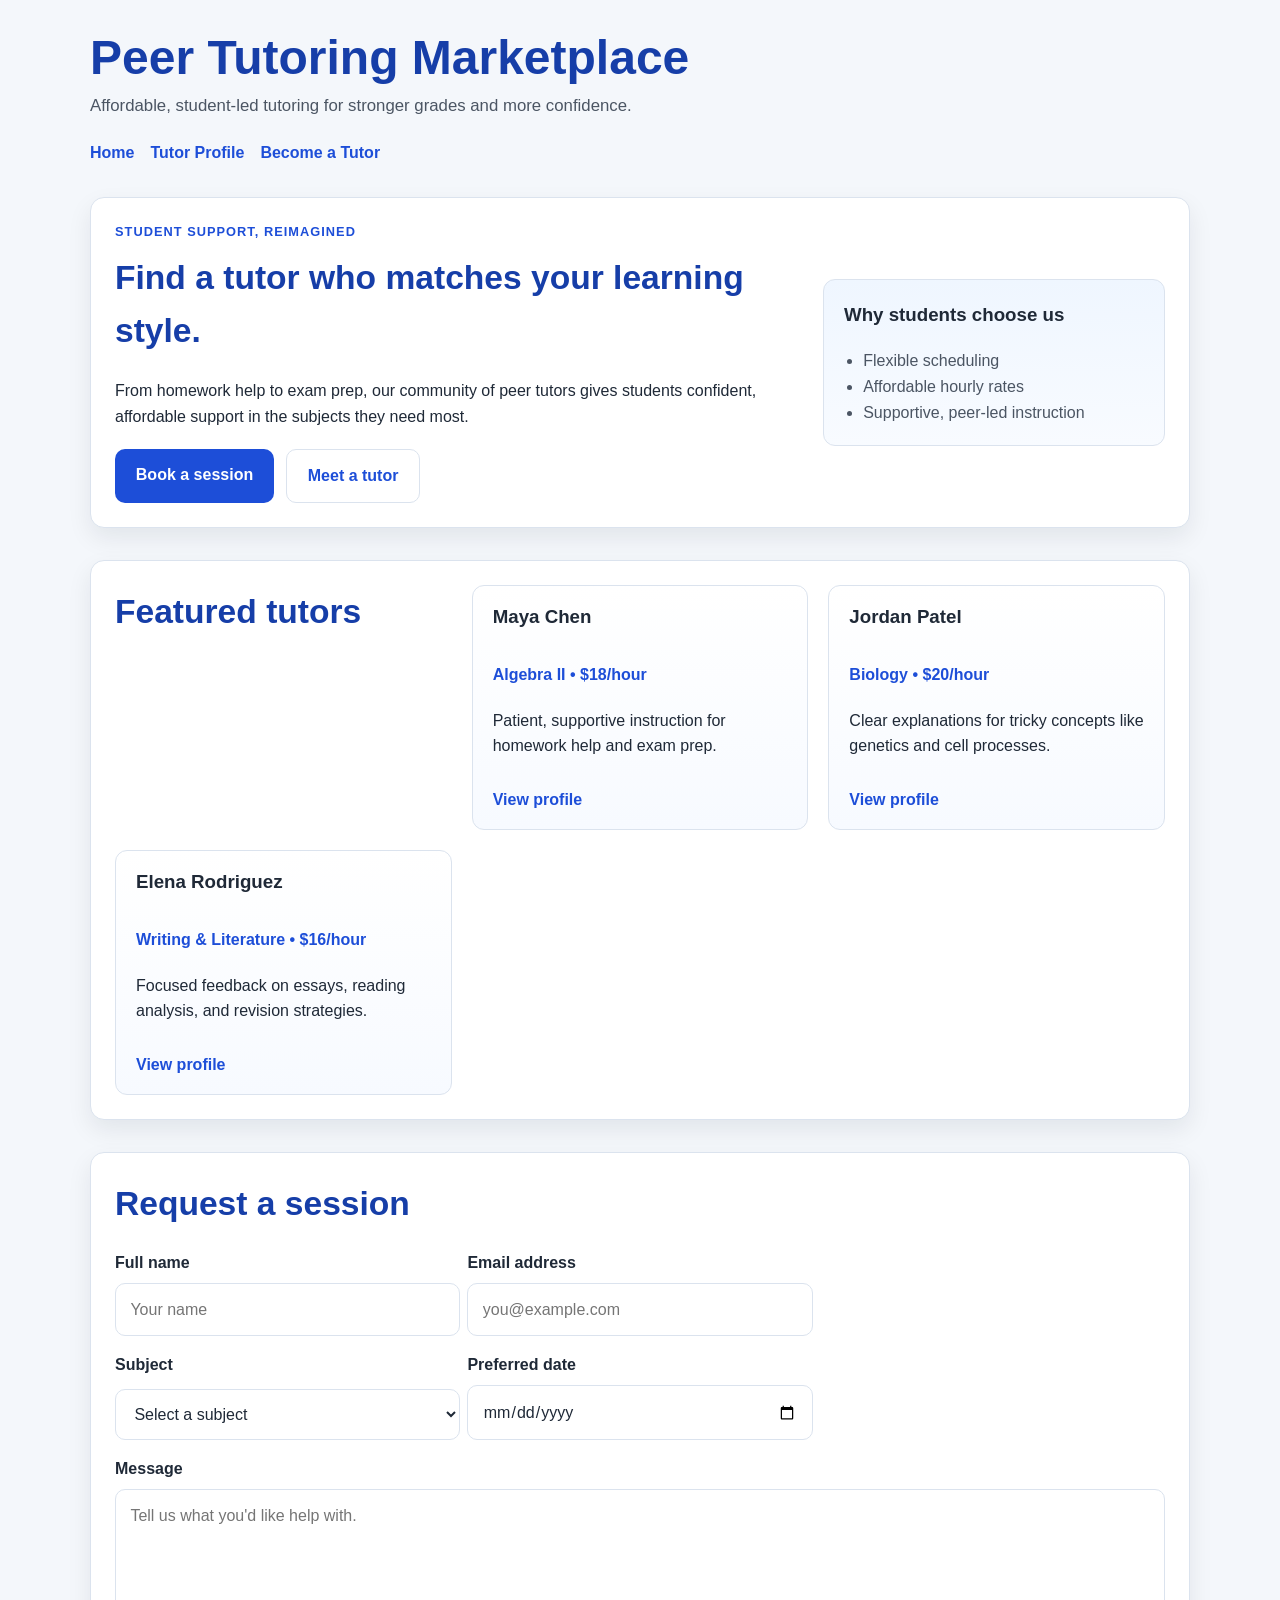
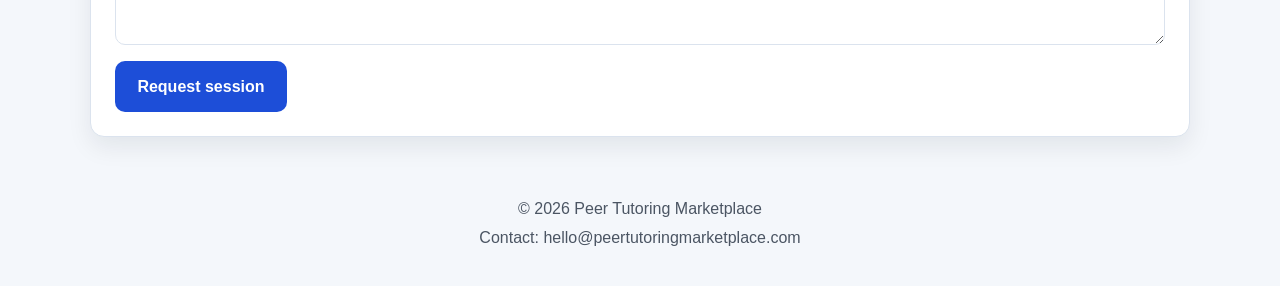
<file: peer-tutoring-marketplace/index.html>
<!DOCTYPE html>
<html lang="en">
  <head>
    <meta charset="UTF-8" />
    <meta name="viewport" content="width=device-width, initial-scale=1.0" />
    <meta
      name="description"
      content="Peer Tutoring Marketplace connects students with friendly tutors for academic support and exam prep."
    />
    <title>Peer Tutoring Marketplace | Home</title>
    <link rel="stylesheet" href="../style.css" />
  </head>
  <body>
    <header>
      <div class="site-branding">
        <h1><a href="index.html" class="site-brand">Peer Tutoring Marketplace</a></h1>
        <p>Affordable, student-led tutoring for stronger grades and more confidence.</p>
      </div>
      <nav aria-label="Main navigation">
        <ul>
          <li><a href="index.html">Home</a></li>
          <li><a href="tutor.html">Tutor Profile</a></li>
          <li><a href="become-a-tutor.html">Become a Tutor</a></li>
        </ul>
      </nav>
    </header>

    <main>
      <section class="hero" aria-labelledby="home-heading">
        <div class="hero-copy">
          <p class="eyebrow">Student support, reimagined</p>
          <h2 id="home-heading">Find a tutor who matches your learning style.</h2>
          <p>
            From homework help to exam prep, our community of peer tutors gives students
            confident, affordable support in the subjects they need most.
          </p>
          <div class="action-row">
            <a class="button-link" href="#booking">Book a session</a>
            <a class="button-link secondary" href="tutor.html">Meet a tutor</a>
          </div>
        </div>
        <aside class="hero-panel" aria-label="Marketplace highlights">
          <h3>Why students choose us</h3>
          <ul class="check-list">
            <li>Flexible scheduling</li>
            <li>Affordable hourly rates</li>
            <li>Supportive, peer-led instruction</li>
          </ul>
        </aside>
      </section>

      <section id="tutors" aria-labelledby="tutors-heading">
        <div class="section-heading">
          <h2 id="tutors-heading">Featured tutors</h2>
        </div>

        <article class="tutor-card">
          <h3>Maya Chen</h3>
          <p class="meta">Algebra II • $18/hour</p>
          <p>Patient, supportive instruction for homework help and exam prep.</p>
          <a href="tutor.html">View profile</a>
        </article>

        <article class="tutor-card">
          <h3>Jordan Patel</h3>
          <p class="meta">Biology • $20/hour</p>
          <p>Clear explanations for tricky concepts like genetics and cell processes.</p>
          <a href="tutor.html">View profile</a>
        </article>

        <article class="tutor-card">
          <h3>Elena Rodriguez</h3>
          <p class="meta">Writing &amp; Literature • $16/hour</p>
          <p>Focused feedback on essays, reading analysis, and revision strategies.</p>
          <a href="tutor.html">View profile</a>
        </article>
      </section>

      <section id="booking" aria-labelledby="booking-heading">
        <h2 id="booking-heading">Request a session</h2>

        <form action="#" method="post">
          <div class="form-grid">
            <div>
              <label for="student-name">Full name</label>
              <input id="student-name" name="student-name" type="text" placeholder="Your name" required />
            </div>

            <div>
              <label for="student-email">Email address</label>
              <input id="student-email" name="student-email" type="email" placeholder="you@example.com" required />
            </div>
          </div>

          <div class="form-grid">
            <div>
              <label for="subject">Subject</label>
              <select id="subject" name="subject" required>
                <option value="">Select a subject</option>
                <option value="algebra-ii">Algebra II</option>
                <option value="biology">Biology</option>
                <option value="writing-literature">Writing &amp; Literature</option>
                <option value="chemistry">Chemistry</option>
              </select>
            </div>

            <div>
              <label for="session-date">Preferred date</label>
              <input id="session-date" name="session-date" type="date" required />
            </div>
          </div>

          <div>
            <label for="message">Message</label>
            <textarea id="message" name="message" rows="5" placeholder="Tell us what you'd like help with."></textarea>
          </div>

          <button type="submit">Request session</button>
        </form>
      </section>
    </main>

    <footer>
      <p>© 2026 Peer Tutoring Marketplace</p>
      <p>Contact: hello@peertutoringmarketplace.com</p>
    </footer>
  </body>
</html>
</file>
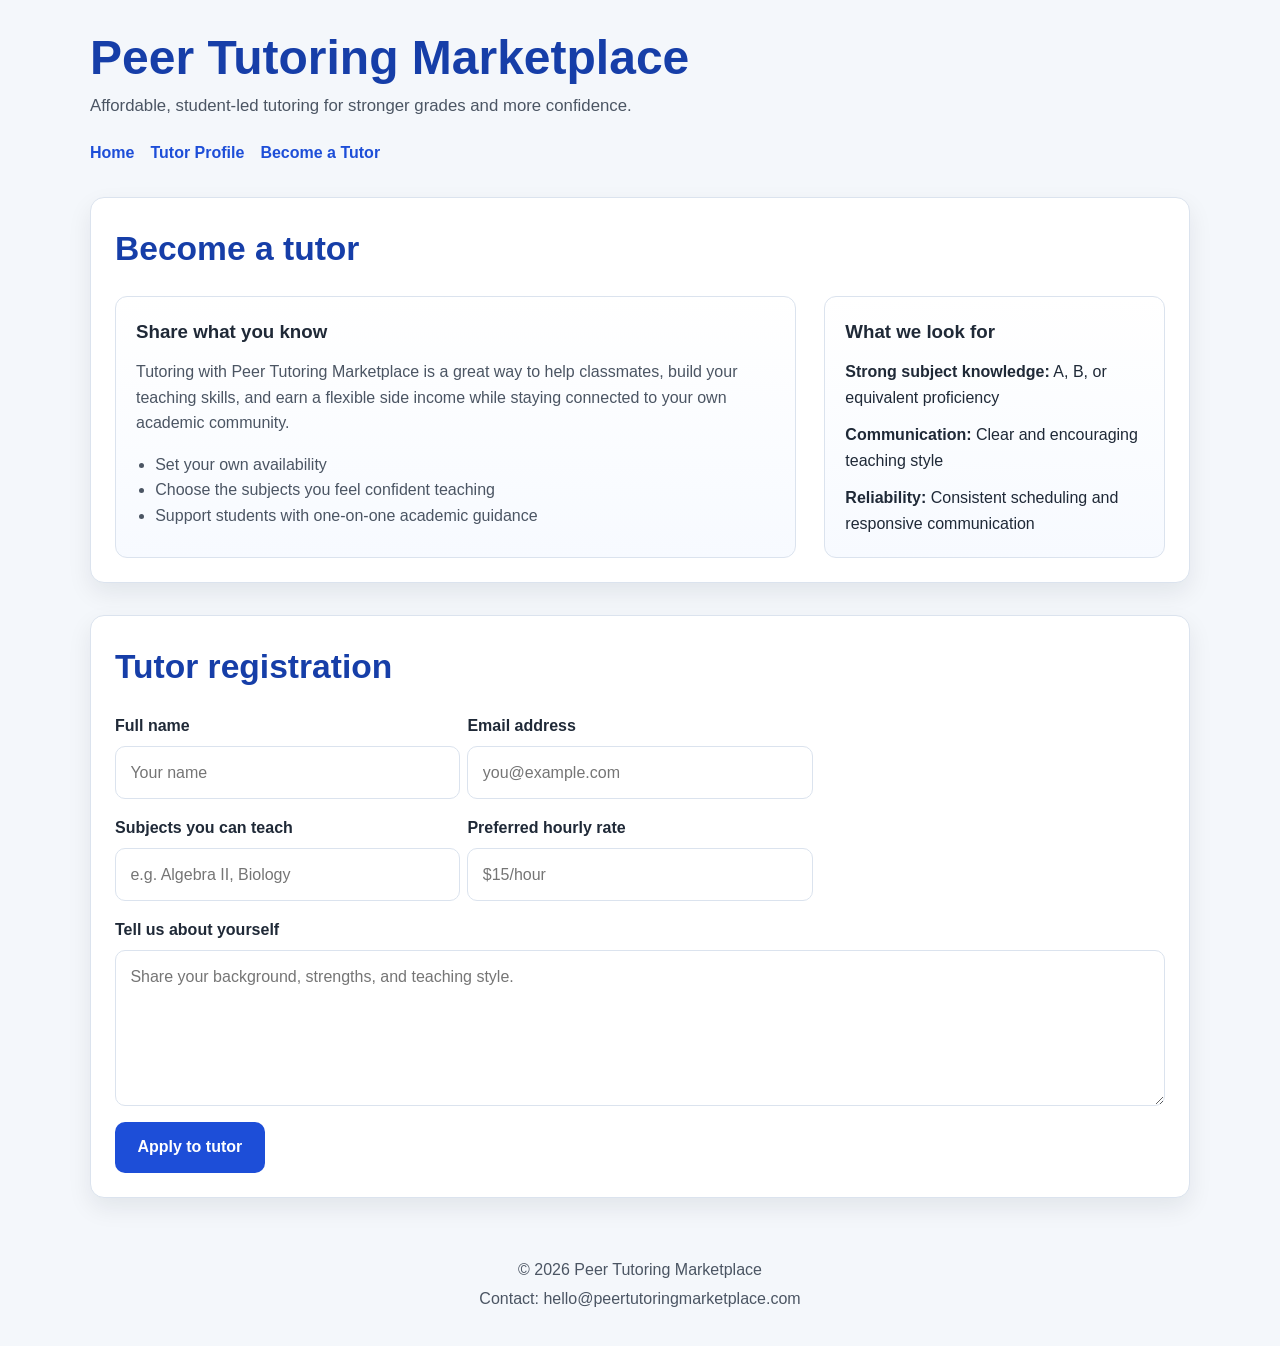
<file: peer-tutoring-marketplace/become-a-tutor.html>
<!DOCTYPE html>
<html lang="en">
  <head>
    <meta charset="UTF-8" />
    <meta name="viewport" content="width=device-width, initial-scale=1.0" />
    <meta
      name="description"
      content="Become a tutor page for students who want to share their academic strengths and teach others through the Peer Tutoring Marketplace."
    />
    <title>Peer Tutoring Marketplace | Become a Tutor</title>
    <link rel="stylesheet" href="../style.css" />
  </head>
  <body>
    <header>
      <div class="site-branding">
        <h1><a href="index.html" class="site-brand">Peer Tutoring Marketplace</a></h1>
        <p>Affordable, student-led tutoring for stronger grades and more confidence.</p>
      </div>
      <nav aria-label="Main navigation">
        <ul>
          <li><a href="index.html">Home</a></li>
          <li><a href="tutor.html">Tutor Profile</a></li>
          <li><a href="become-a-tutor.html">Become a Tutor</a></li>
        </ul>
      </nav>
    </header>

    <main>
      <section aria-labelledby="become-heading">
        <h2 id="become-heading">Become a tutor</h2>

        <div class="profile-layout">
          <article class="profile-summary">
            <h3>Share what you know</h3>
            <p>
              Tutoring with Peer Tutoring Marketplace is a great way to help classmates, build your
              teaching skills, and earn a flexible side income while staying connected to your own
              academic community.
            </p>
            <ul class="check-list">
              <li>Set your own availability</li>
              <li>Choose the subjects you feel confident teaching</li>
              <li>Support students with one-on-one academic guidance</li>
            </ul>
          </article>

          <aside class="profile-sidebar" aria-label="Tutor requirements">
            <h3>What we look for</h3>
            <ul class="info-list">
              <li><strong>Strong subject knowledge:</strong> A, B, or equivalent proficiency</li>
              <li><strong>Communication:</strong> Clear and encouraging teaching style</li>
              <li><strong>Reliability:</strong> Consistent scheduling and responsive communication</li>
            </ul>
          </aside>
        </div>
      </section>

      <section aria-labelledby="application-heading">
        <h2 id="application-heading">Tutor registration</h2>

        <form id="become-tutor-form" action="#" method="post">
          <div class="form-grid">
            <div>
              <label for="tutor-name">Full name</label>
              <input id="tutor-name" name="tutor-name" type="text" placeholder="Your name" required />
            </div>

            <div>
              <label for="tutor-email">Email address</label>
              <input id="tutor-email" name="tutor-email" type="email" placeholder="you@example.com" required />
            </div>
          </div>

          <div class="form-grid">
            <div>
              <label for="tutor-subjects">Subjects you can teach</label>
              <input id="tutor-subjects" name="tutor-subjects" type="text" placeholder="e.g. Algebra II, Biology" required />
            </div>

            <div>
              <label for="tutor-rate">Preferred hourly rate</label>
              <input id="tutor-rate" name="tutor-rate" type="text" placeholder="$15/hour" required />
            </div>
          </div>

          <div>
            <label for="tutor-bio">Tell us about yourself</label>
            <textarea id="tutor-bio" name="tutor-bio" rows="5" placeholder="Share your background, strengths, and teaching style."></textarea>
          </div>

          <button type="submit">Apply to tutor</button>
        </form>
      </section>
    </main>

    <footer>
      <p>© 2026 Peer Tutoring Marketplace</p>
      <p>Contact: hello@peertutoringmarketplace.com</p>
    </footer>
  </body>
</html>
</file>
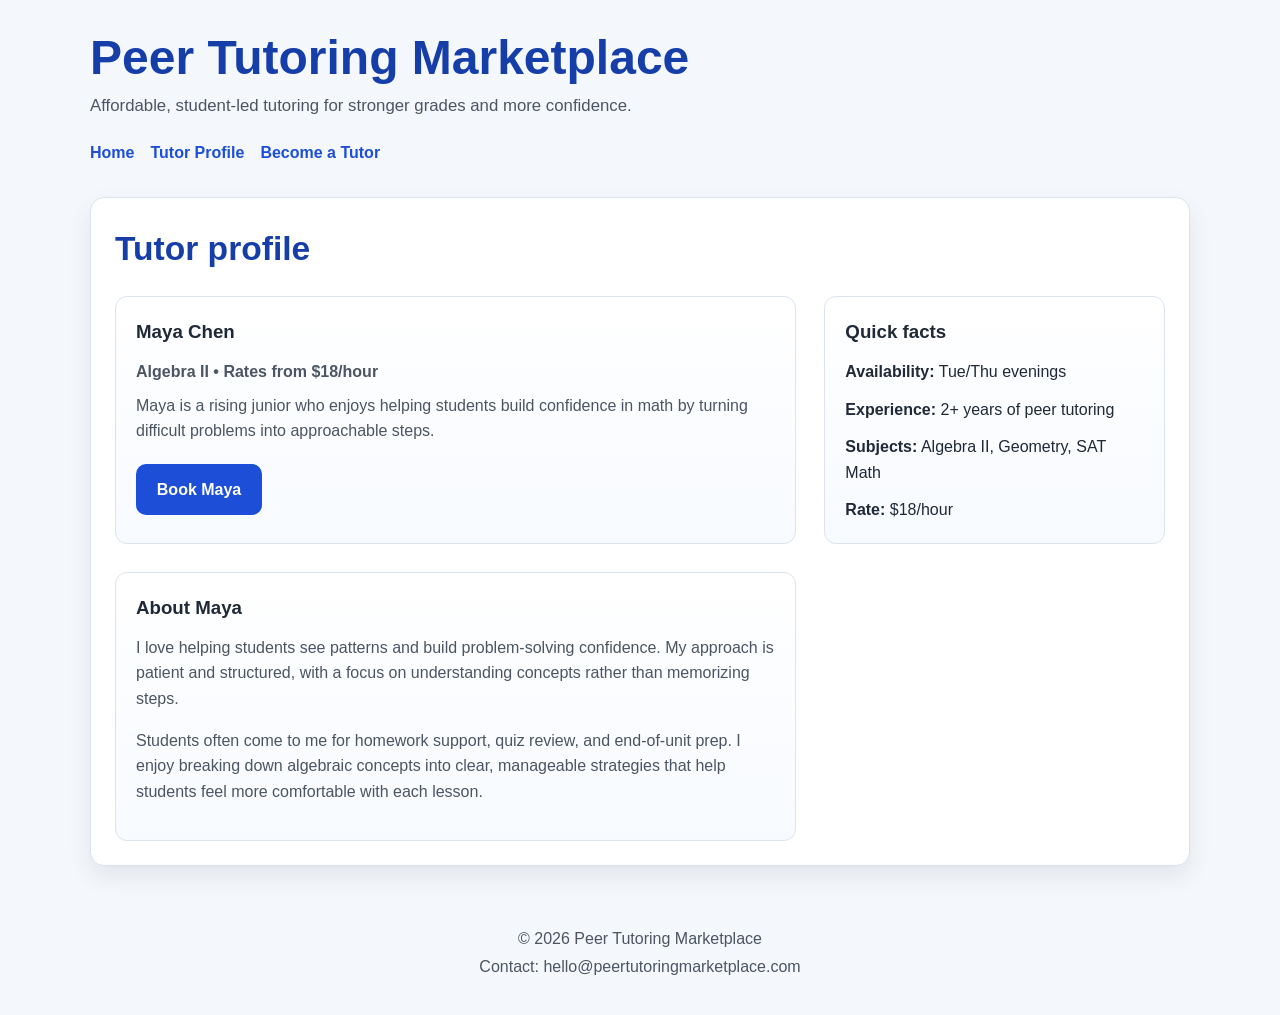
<file: peer-tutoring-marketplace/tutor.html>
<!DOCTYPE html>
<html lang="en">
  <head>
    <meta charset="UTF-8" />
    <meta name="viewport" content="width=device-width, initial-scale=1.0" />
    <meta
      name="description"
      content="Tutor profile page featuring a peer tutor's rates, availability, subjects, and teaching background."
    />
    <title>Peer Tutoring Marketplace | Tutor Profile</title>
    <link rel="stylesheet" href="../style.css" />
  </head>
  <body>
    <header>
      <div class="site-branding">
        <h1><a href="index.html" class="site-brand">Peer Tutoring Marketplace</a></h1>
        <p>Affordable, student-led tutoring for stronger grades and more confidence.</p>
      </div>
      <nav aria-label="Main navigation">
        <ul>
          <li><a href="index.html">Home</a></li>
          <li><a href="tutor.html">Tutor Profile</a></li>
          <li><a href="become-a-tutor.html">Become a Tutor</a></li>
        </ul>
      </nav>
    </header>

    <main>
      <section aria-labelledby="profile-heading">
        <h2 id="profile-heading">Tutor profile</h2>

        <div class="profile-layout">
          <article class="profile-summary">
            <h3>Maya Chen</h3>
            <p class="meta">Algebra II • Rates from $18/hour</p>
            <p>
              Maya is a rising junior who enjoys helping students build confidence in math by
              turning difficult problems into approachable steps.
            </p>
            <div class="action-row">
              <a class="button-link" href="index.html#booking">Book Maya</a>
            </div>
          </article>

          <aside class="profile-sidebar" aria-label="Tutor availability and details">
            <h3>Quick facts</h3>
            <ul class="info-list">
              <li><strong>Availability:</strong> Tue/Thu evenings</li>
              <li><strong>Experience:</strong> 2+ years of peer tutoring</li>
              <li><strong>Subjects:</strong> Algebra II, Geometry, SAT Math</li>
              <li><strong>Rate:</strong> $18/hour</li>
            </ul>
          </aside>

          <article class="profile-details">
            <h3>About Maya</h3>
            <p>
              I love helping students see patterns and build problem-solving confidence. My
              approach is patient and structured, with a focus on understanding concepts rather
              than memorizing steps.
            </p>
            <p>
              Students often come to me for homework support, quiz review, and end-of-unit prep.
              I enjoy breaking down algebraic concepts into clear, manageable strategies that help
              students feel more comfortable with each lesson.
            </p>
          </article>
        </div>
      </section>
    </main>

    <footer>
      <p>© 2026 Peer Tutoring Marketplace</p>
      <p>Contact: hello@peertutoringmarketplace.com</p>
    </footer>
  </body>
</html>
</file>
<file: style.css>
* {
  box-sizing: border-box;
}

:root {
  --bg: #f4f7fb;
  --panel: #ffffff;
  --primary: #1d4ed8;
  --primary-dark: #163ea8;
  --secondary: #0f172a;
  --text: #1f2937;
  --muted: #4b5563;
  --border: #dbe3ee;
  --accent: #e0ebff;
  --shadow: 0 10px 25px rgba(15, 23, 42, 0.08);
}

html {
  scroll-behavior: smooth;
}

body {
  margin: 0;
  font-family: Arial, Helvetica, sans-serif;
  line-height: 1.6;
  background: var(--bg);
  color: var(--text);
}

header,
main,
footer {
  width: min(1100px, calc(100% - 2rem));
  margin: 0 auto;
}

header {
  padding: 2rem 0 1rem;
}

h1,
h2,
h3,
p,
ul {
  margin-top: 0;
}

h1 {
  margin-bottom: 0.5rem;
  font-size: clamp(2rem, 4vw, 3rem);
  line-height: 1.1;
}

.site-brand {
  color: var(--primary-dark);
  text-decoration: none;
}

.site-brand:hover,
.site-brand:focus {
  text-decoration: underline;
}

.site-branding p {
  margin-bottom: 1.25rem;
  color: var(--muted);
  font-size: 1.05rem;
}

nav ul {
  display: flex;
  flex-wrap: wrap;
  gap: 1rem;
  list-style: none;
  padding: 0;
  margin: 0;
}

nav a {
  color: var(--primary);
  text-decoration: none;
  font-weight: 600;
}

nav a:hover,
nav a:focus {
  text-decoration: underline;
}

main {
  display: grid;
  gap: 2rem;
  padding: 1rem 0 2rem;
}

section {
  background: var(--panel);
  border: 1px solid var(--border);
  border-radius: 14px;
  box-shadow: var(--shadow);
  padding: 1.5rem;
}

section h2 {
  margin-bottom: 1.25rem;
  color: var(--primary-dark);
  font-size: clamp(1.5rem, 3vw, 2.1rem);
}

.eyebrow {
  margin-bottom: 0.5rem;
  color: var(--primary);
  font-size: 0.8rem;
  font-weight: 700;
  letter-spacing: 0.08em;
  text-transform: uppercase;
}

.hero {
  display: grid;
  gap: 1.5rem;
  align-items: center;
}

.hero-panel {
  background: linear-gradient(180deg, #eff6ff 0%, #f8fbff 100%);
  border: 1px solid var(--border);
  border-radius: 12px;
  padding: 1.25rem;
}

.action-row {
  display: flex;
  flex-wrap: wrap;
  gap: 0.75rem;
  margin-top: 1.25rem;
}

.button-link {
  display: inline-block;
  background: var(--primary);
  color: #fff;
  border-radius: 10px;
  padding: 0.8rem 1.3rem;
  text-decoration: none;
  font-weight: 700;
}

.button-link.secondary {
  background: #fff;
  border: 1px solid var(--border);
  color: var(--primary);
}

.button-link:hover,
.button-link:focus {
  filter: brightness(0.98);
}

.check-list {
  padding-left: 1.2rem;
  color: var(--muted);
  margin: 0;
}

#tutors {
  display: grid;
  gap: 1.25rem;
}

.tutor-card {
  background: linear-gradient(180deg, #ffffff 0%, #f7faff 100%);
  border: 1px solid var(--border);
  border-radius: 12px;
  padding: 1rem 1.25rem;
  display: grid;
  gap: 0.75rem;
}

.meta {
  margin-bottom: 0.5rem;
  color: var(--primary);
  font-weight: 700;
}

.tutor-card a {
  color: var(--primary);
  font-weight: 700;
  text-decoration: none;
}

.tutor-card a:hover,
.tutor-card a:focus {
  text-decoration: underline;
}

.profile-layout {
  display: grid;
  gap: 1.75rem;
}

.profile-summary,
.profile-details,
.profile-sidebar {
  background: linear-gradient(180deg, #ffffff 0%, #f7faff 100%);
  border: 1px solid var(--border);
  border-radius: 12px;
  padding: 1.25rem;
}

.profile-summary h3,
.profile-details h3,
.profile-sidebar h3 {
  margin-bottom: 0.75rem;
}

.profile-summary p,
.profile-details p,
.profile-sidebar p,
.profile-details li {
  color: var(--muted);
}

.info-list {
  list-style: none;
  padding: 0;
  margin: 0;
  display: grid;
  gap: 0.75rem;
}

.info-list strong {
  color: var(--text);
}

.form-grid {
  display: grid;
  gap: 1rem;
}

#booking form,
#tutor-form,
#become-tutor-form {
  display: grid;
  gap: 1rem;
}

#booking div,
#tutor-form div,
#become-tutor-form div {
  display: grid;
  gap: 0.45rem;
}

label {
  font-weight: 600;
  color: var(--text);
}

input,
select,
textarea,
button {
  font: inherit;
}

input,
select,
textarea {
  width: 100%;
  padding: 0.8rem 0.9rem;
  border: 1px solid var(--border);
  border-radius: 10px;
  background: #fff;
  color: var(--text);
}

input:focus,
select:focus,
textarea:focus {
  outline: 3px solid rgba(29, 78, 216, 0.18);
  border-color: var(--primary);
}

button {
  width: fit-content;
  background: var(--primary);
  color: #fff;
  border: none;
  border-radius: 10px;
  padding: 0.8rem 1.4rem;
  font-weight: 700;
  cursor: pointer;
  transition: background 0.2s ease;
}

button:hover,
button:focus {
  background: var(--primary-dark);
}

footer {
  padding: 1.5rem 0 2rem;
  color: var(--muted);
  text-align: center;
}

footer p {
  margin: 0.2rem 0;
}

@media (min-width: 700px) {
  #tutors,
  .profile-layout,
  .form-grid {
    grid-template-columns: repeat(3, minmax(0, 1fr));
  }

  .hero {
    grid-template-columns: 2fr 1fr;
  }

  .profile-layout {
    grid-template-columns: 2fr 1fr;
  }

  .profile-details {
    grid-column: 1 / 2;
  }

  .profile-sidebar {
    grid-column: 2 / 3;
  }
}
</file>
